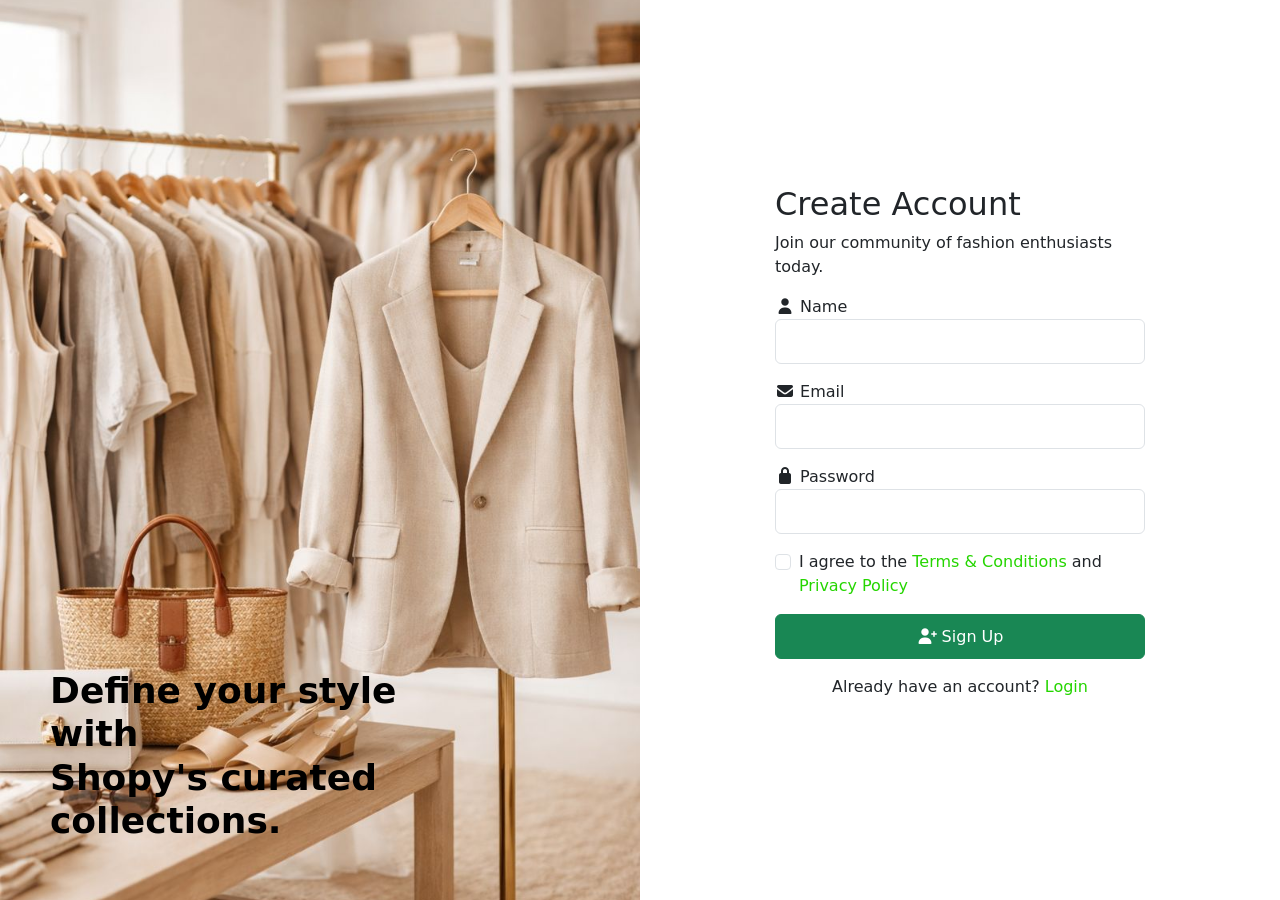
<file: شغل الشباب/Sin up_project/sign in.html>
<!doctype html>
<html lang="en">
  <head>
    <meta charset="UTF-8" />
    <meta name="viewport" content="width=device-width, initial-scale=1.0" />
    <title>Shopy | Create Account</title>
    <link rel="stylesheet" href="css/bootstrap-5.3.8-dist/css/bootstrap.css" />
    <link rel="stylesheet" href="css/fontawesome/all.css" />
    <link rel="stylesheet" href="css/style.css" />
  </head>
  <body>
    <div class="container-fluid min-vh-100">
      <div class="row min-vh-100">
        <!-- ================= IMAGE SIDE (DESKTOP) ================= -->
        <div class="col-lg-6 d-none d-lg-block left-side position-relative">
          <div class="overlay">
            <h1>Define your style with<br />Shopy's curated collections.</h1>
          </div>
        </div>
        <!-- ================= FORM SIDE ================= -->
        <div class="col-lg-6 col-12 p-0">
          <!-- ========= MOBILE FULL BACKGROUND ========= -->
          <div
            class="d-lg-none mobile-bg d-flex justify-content-center align-items-center px-3"
          >
            <div class="mobile-form">
              <h4 class="text-center mb-3">
                <i class="fa-solid fa-bag-shopping text-success"></i> Hedomi
              </h4>
              <h5 class="text-center">Create Account</h5>
              <p class="text-center small">Join our fashion community</p>
              <form>
                <div class="mb-3 input-group">
                  <span class="input-group-text"
                    ><i class="fa fa-user"></i
                  ></span>
                  <input
                    type="text"
                    class="form-control"
                    placeholder="name"
                    required
                  />
                </div>
                <div class="mb-3 input-group">
                  <span class="input-group-text"
                    ><i class="fa fa-envelope"></i
                  ></span>
                  <input
                    type="email"
                    class="form-control"
                    placeholder="Email address"
                    required
                  />
                </div>
                <div class="mb-3 input-group">
                  <span class="input-group-text"
                    ><i class="fa fa-lock"></i
                  ></span>
                  <input
                    type="password"
                    class="form-control"
                    placeholder="Password"
                    required
                  />
                </div>
                <div class="form-check mb-3">
                  <input class="form-check-input" type="checkbox" required />
                  <label class="form-check-label small">
                    I agree to the <span>Terms</span> & <span>Privacy</span>
                  </label>
                </div>
                <button class="btn btn-success w-100">
                  <i class="fa fa-user-plus"></i> Sign Up
                </button>
                <p class="text-center mt-3 small">
                  Already have an account? <a href="#">Login</a>
                </p>
              </form>
            </div>
          </div>
          <!-- ========= DESKTOP CENTERED FORM ========= -->
          <div
            class="d-none d-lg-flex min-vh-100 justify-content-center align-items-center"
          >
            <div class="form-box">
              <h2>Create Account</h2>
              <p>Join our community of fashion enthusiasts today.</p>
              <form>
                <div class="mb-3">
                  <label><i class="fa fa-user"></i> Name</label>
                  <input type="text" class="form-control" required />
                </div>
                <div class="mb-3">
                  <label><i class="fa fa-envelope"></i> Email</label>
                  <input type="email" class="form-control" required />
                </div>
                <div class="mb-3">
                  <label><i class="fa fa-lock"></i> Password</label>
                  <input type="password" class="form-control" required />
                </div>
                <div class="form-check mb-3">
                  <input class="form-check-input" type="checkbox" required />
                  <label class="form-check-label">
                    I agree to the <span>Terms & Conditions</span> and
                    <span>Privacy Policy</span>
                  </label>
                </div>
                <button class="btn btn-success w-100">
                  <i class="fa fa-user-plus"></i> Sign Up
                </button>
                <p class="text-center mt-3">
                  Already have an account? <a href="#">Login</a>
                </p>
              </form>
            </div>
          </div>
        </div>
      </div>
    </div>
  </body>
</html>
</file>
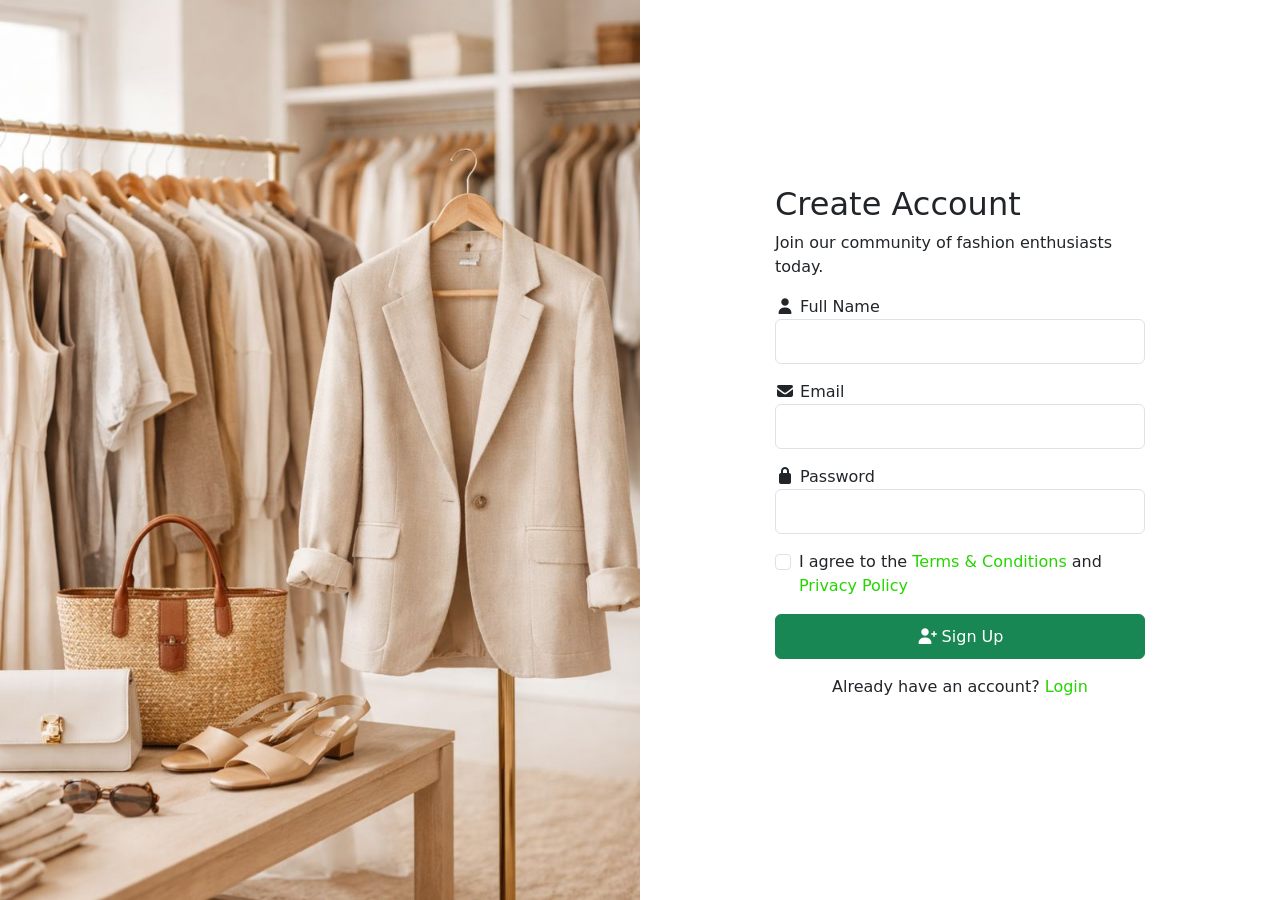
<file: Shopy-main/new/card bage_project/sign_in.html>
<!doctype html>
<html lang="en">
  <head>
    <meta charset="UTF-8" />
    <meta name="viewport" content="width=device-width, initial-scale=1.0" />
    <title>Shopy | Create Account</title>
    <link rel="stylesheet" href="css/bootstrap-5.3.8-dist/css/bootstrap.css" />
    <link rel="stylesheet" href="css/fontawesome/all.css" />
    <link rel="stylesheet" href="css/style.css" />
  </head>
  <body>
    <div class="container-fluid min-vh-100">
      <div class="row min-vh-100">
        <!-- ================= IMAGE SIDE (DESKTOP) ================= -->
        <div class="col-lg-6 d-none d-lg-block left-side position-relative">
          <div class="overlay">
           </div>
        </div>
        <!-- ================= FORM SIDE ================= -->
        <div class="col-lg-6 col-12 p-0">
          <!-- ========= MOBILE FULL BACKGROUND ========= -->
          <div
            class="d-lg-none mobile-bg d-flex justify-content-center align-items-center px-3"
          >
            <div class="mobile-form">
              <h4 class="text-center mb-3">
                <i class="fa-solid fa-bag-shopping text-success"></i> Shopy
              </h4>
              <h5 class="text-center">Create Account</h5>
              <p class="text-center small">Join our fashion community</p>
              <form>
                <div class="mb-3 input-group">
                  <span class="input-group-text"
                    ><i class="fa fa-user"></i
                  ></span>
                  <input
                    type="text"
                    class="form-control"
                    placeholder="Full name"
                    required
                  />
                </div>
                <div class="mb-3 input-group">
                  <span class="input-group-text"
                    ><i class="fa fa-envelope"></i
                  ></span>
                  <input
                    type="email"
                    class="form-control"
                    placeholder="Email address"
                    required
                  />
                </div>
                <div class="mb-3 input-group">
                  <span class="input-group-text"
                    ><i class="fa fa-lock"></i
                  ></span>
                  <input
                    type="password"
                    class="form-control"
                    placeholder="Password"
                    required
                  />
                </div>
                <div class="form-check mb-3">
                  <input class="form-check-input" type="checkbox" required />
                  <label class="form-check-label small">
                    I agree to the <span>Terms</span> & <span>Privacy</span>
                  </label>
                </div>
                <button class="btn btn-success w-100">
                  <i class="fa fa-user-plus"></i> Sign Up
                </button>
                <p class="text-center mt-3 small">
                  Already have an account? <a href="#">Login</a>
                </p>
              </form>
            </div>
          </div>
          <!-- ========= DESKTOP CENTERED FORM ========= -->
          <div
            class="d-none d-lg-flex min-vh-100 justify-content-center align-items-center"
          >
            <div class="form-box">
              <h2>Create Account</h2>
              <p>Join our community of fashion enthusiasts today.</p>
              <form>
                <div class="mb-3">
                  <label><i class="fa fa-user"></i> Full Name</label>
                  <input type="text" class="form-control" required />
                </div>
                <div class="mb-3">
                  <label><i class="fa fa-envelope"></i> Email</label>
                  <input type="email" class="form-control" required />
                </div>
                <div class="mb-3">
                  <label><i class="fa fa-lock"></i> Password</label>
                  <input type="password" class="form-control" required />
                </div>
                <div class="form-check mb-3">
                  <input class="form-check-input" type="checkbox" required />
                  <label class="form-check-label">
                    I agree to the <span>Terms & Conditions</span> and
                    <span>Privacy Policy</span>
                  </label>
                </div>
                <button class="btn btn-success w-100">
                  <i class="fa fa-user-plus"></i> Sign Up
                </button>
                <p class="text-center mt-3">
                  Already have an account? <a href="#">Login</a>
                </p>
              </form>
            </div>
          </div>
        </div>
      </div>
    </div>
  </body>
</html>
</file>
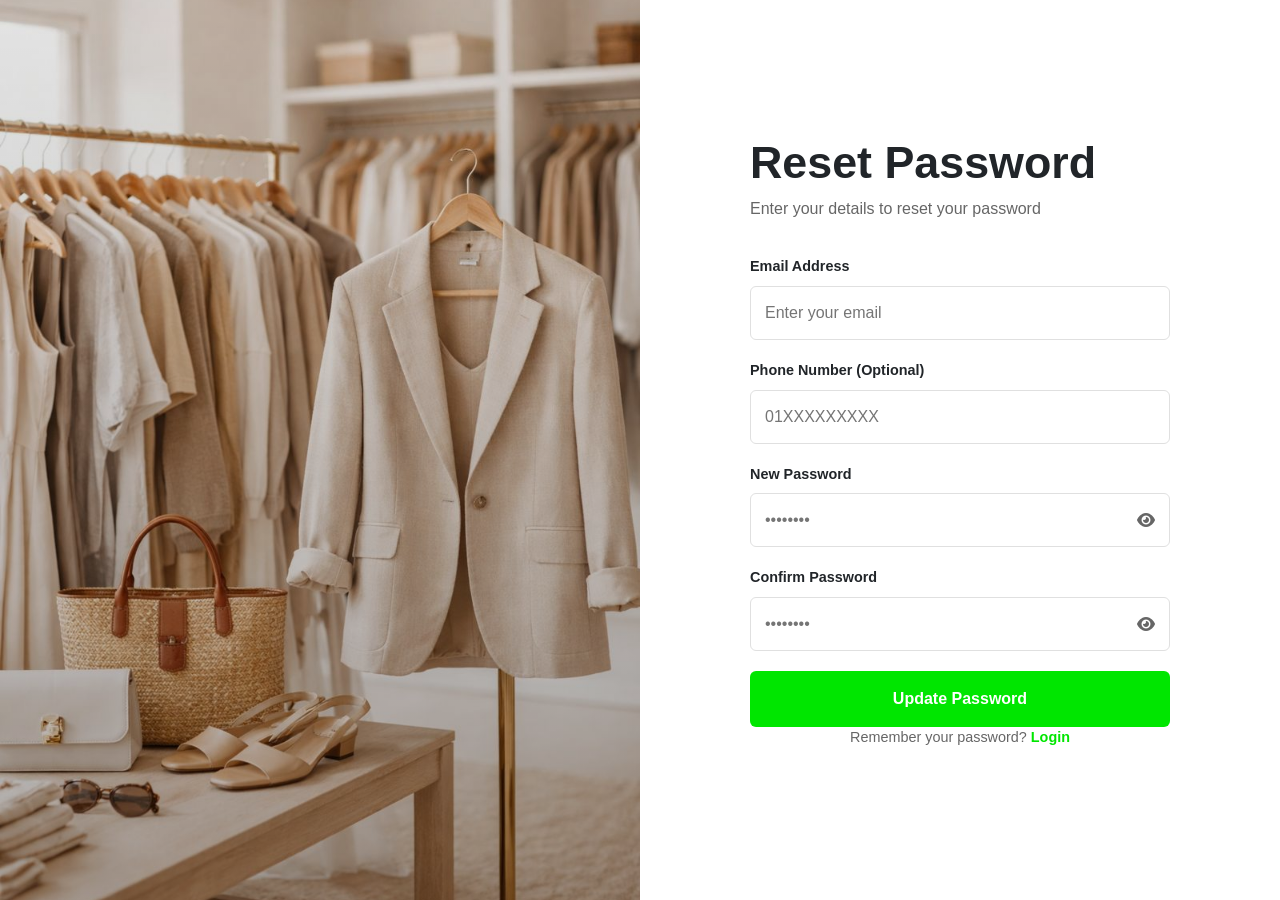
<file: Shopy-main/new/log in_project/forgot-password.html>
<!doctype html>
<html lang="en">
  <head>
    <meta charset="UTF-8" />
    <meta name="viewport" content="width=device-width, initial-scale=1.0" />
    <!-- CSS -->
    <link rel="stylesheet" href="css/bootstrap-5.3.8-dist/css/bootstrap.css" />
    <link rel="stylesheet" href="css/fontawesome/all.css" />
    <link rel="stylesheet" href="css/style.css" />
    <title>Forgot Password</title>
  </head>
  <body>
    <div class="Forgot-wrapper">
        <div class="side-image">
      </div>
      <div class="side-form">
        <div class="form-content">
          <header>
            
            <h1>Reset Password</h1>
            <p class="subtitle">Enter your details to reset your password</p>
          </header>
          <form id="resetForm">
            <!-- Email -->
            <div class="input-field">
              <label>Email Address</label>
              <input
                type="email"
                id="email"
                placeholder="Enter your email"
                required
              />
            </div>
            <!-- Phone -->
            <div class="input-field">
              <label>Phone Number (Optional)</label>
              <input type="tel" id="phone" placeholder="01XXXXXXXXX" />
            </div>
            <!-- New Password -->
            <div class="input-field">
              <label>New Password</label>
              <div class="password-wrapper">
                <input
                  type="password"
                  id="newPassword"
                  placeholder="••••••••"
                  required
                />
                <i class="fa-solid fa-eye eye-icon" id="toggleNewPassword"></i>
              </div>
            </div>
            <div class="input-field">
              <label>Confirm Password</label>
              <div class="password-wrapper">
                <input
                  type="password"
                  id="confirmPassword"
                  placeholder="••••••••"
                  required
                />
                <i
                  class="fa-solid fa-eye eye-icon"
                  id="toggleConfirmPassword"
                ></i>
              </div>
              <!-- Error Message -->
              <small class="error-text" id="passwordError"></small>
            </div>
            <button type="submit" class="btn-login">Update Password</button>
            <p class="footer-text">
              Remember your password?
              <a href="login.html">Login</a>
            </p>
          </form>
        </div>
      </div>
    </div>
    <!-- JS -->
    <script src="forgot-password.js"></script>
  </body>
</html>
</file>
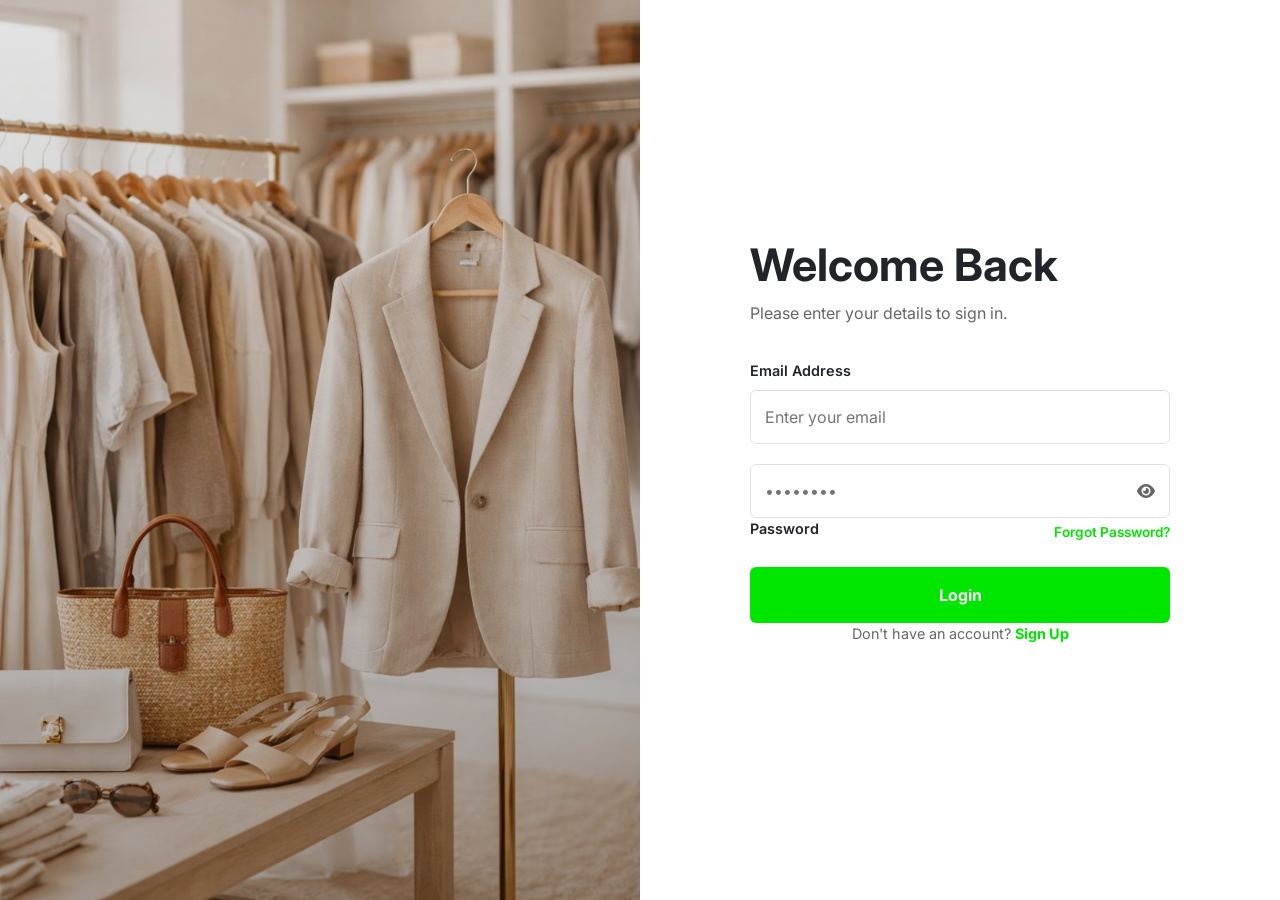
<file: Shopy-main/new/log in_project/login.html>
<!doctype html>
<html lang="en">
  <head>
    <meta charset="UTF-8" />
    <meta name="viewport" content="width=device-width, initial-scale=1.0" />
    <link rel="stylesheet" href="css/bootstrap-5.3.8-dist/css/bootstrap.css" />
    <link rel="stylesheet" href="css/fontawesome/all.css" />
    <link rel="stylesheet" href="css/style.css" />
    <title>Shopy Login</title>
    <link
      href="https://fonts.googleapis.com/css2?family=Inter:wght@300;400;600;700&display=swap"
      rel="stylesheet"
    />
  </head>
  <body>
    <div class="login-wrapper">
      <div class="side-image">
      </div>
      <div class="side-form">
        <div class="form-content">
          <header>
            <h1>Welcome Back</h1>
            <p class="subtitle">Please enter your details to sign in.</p>
          </header>
          <form id="loginForm">
            <div class="input-field">
              <label>Email Address</label>
              <input
                type="email"
                id="email"
                placeholder="Enter your email"
                required
              />
            </div>
            <div class="input-field">
              <div class="password-wrapper">
                <input type="password" id="password" placeholder="••••••••" />
                <i class="fa-solid fa-eye eye-icon" id="togglePassword"></i>
              </div>
              <div class="label-row">
                <label>Password</label>
                <a href="forgot-password.html" class="forgot-link"
                  >Forgot Password?</a
                >
              </div>
            </div>
            <button type="submit" class="btn-login">Login</button>
            <!-- Sign Up Link -->
          </form>
                 <p class="footer-text">
              Don't have an account?
              <a href="../card bage_project/sign_in.html">Sign Up</a>
            </p>
        </div>
      </div>
    </div>
    <script src="login.js"></script>
  </body>
</html>
</file>
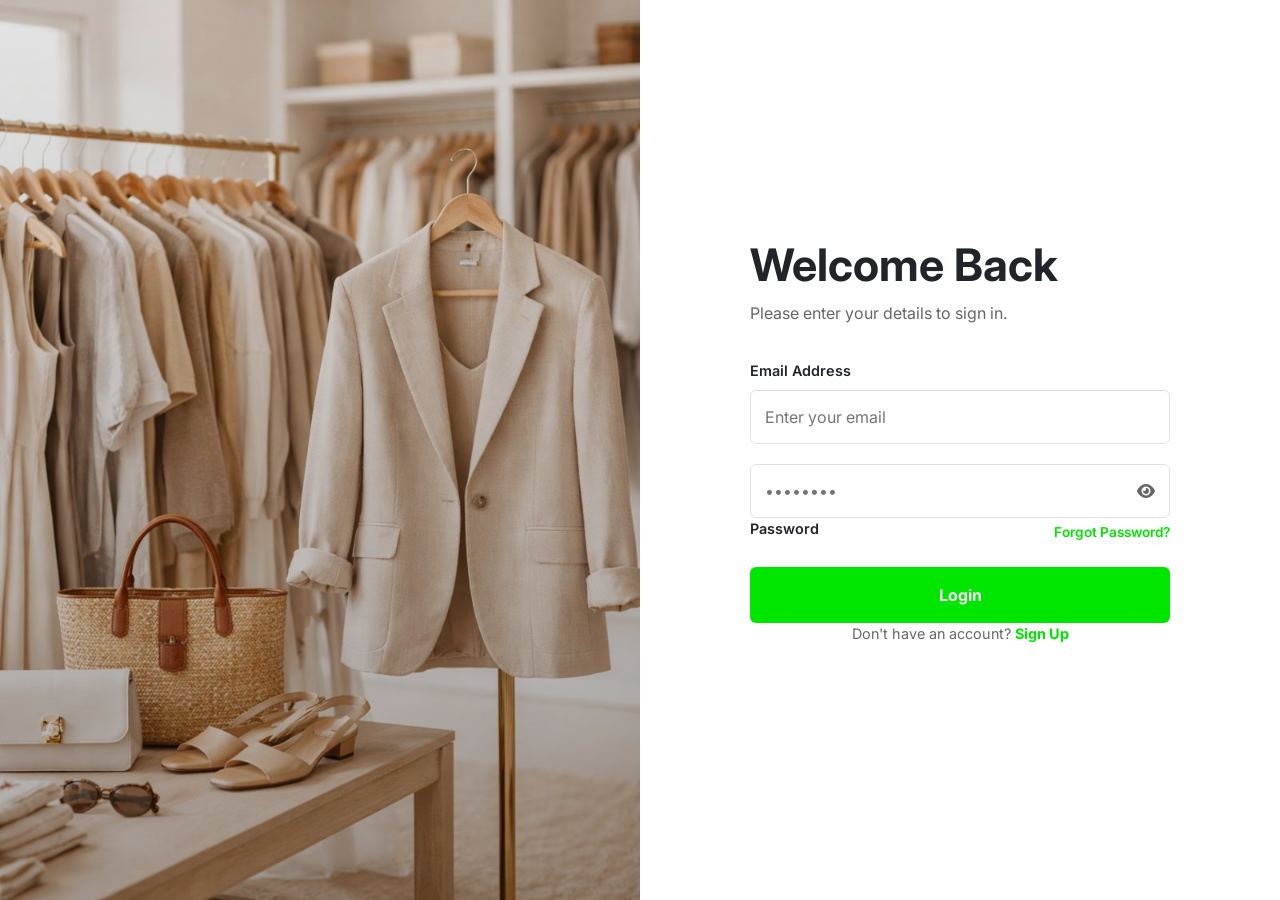
<file: شغل الشباب/new/log in_project/login.html>
<!doctype html>
<html lang="en">
  <head>
    <meta charset="UTF-8" />
    <meta name="viewport" content="width=device-width, initial-scale=1.0" />
    <link rel="stylesheet" href="css/bootstrap-5.3.8-dist/css/bootstrap.css" />
    <link rel="stylesheet" href="css/fontawesome/all.css" />
    <link rel="stylesheet" href="css/style.css" />
    <title>Shopy Login</title>
    <link
      href="https://fonts.googleapis.com/css2?family=Inter:wght@300;400;600;700&display=swap"
      rel="stylesheet"
    />
  </head>
  <body>
    <div class="login-wrapper">
      <div class="side-image">
      </div>
      <div class="side-form">
        <div class="form-content">
          <header>
            <h1>Welcome Back</h1>
            <p class="subtitle">Please enter your details to sign in.</p>
          </header>
          <form id="loginForm">
            <div class="input-field">
              <label>Email Address</label>
              <input
                type="email"
                id="email"
                placeholder="Enter your email"
                required
              />
            </div>
            <div class="input-field">
              <div class="password-wrapper">
                <input type="password" id="password" placeholder="••••••••" />
                <i class="fa-solid fa-eye eye-icon" id="togglePassword"></i>
              </div>
              <div class="label-row">
                <label>Password</label>
                <a href="forgot-password.html" class="forgot-link"
                  >Forgot Password?</a
                >
              </div>
            </div>
            <button type="submit" class="btn-login">Login</button>
            <!-- Sign Up Link -->
            <p class="footer-text">
              Don't have an account?
              <a href="sign in.html">Sign Up</a>
            </p>
          </form>
        </div>
      </div>
    </div>
    <script src="login.js"></script>
  </body>
</html>
</file>
<file: شغل الشباب/Sin up_project/css/style.css>
/* RESET */
* {
  margin: 0;
  padding: 0;
  box-sizing: border-box;
}

/* ============ DESKTOP IMAGE SIDE ============ */
.left-side {
  background: url("../Image.png") center / cover no-repeat;
  min-height: 100vh;
}

/* Overlay text on desktop */
.overlay {
  position: absolute;
  bottom: 50px;
  left: 50px;
  color: black;
  max-width: 400px;
}

.overlay h1 {
  font-size: 36px;
  font-weight: bold;
}

/* ============ FORM BOX DESKTOP ============ */
.form-box {
  width: 100%;
  max-width: 450px;
  padding: 40px;
}

/* ============ MOBILE FULL BACKGROUND ============ */
.mobile-bg {
  background: url("../Image.png") center / cover no-repeat;
  min-height: 100dvh;
}

/* Mobile Form Card */
.mobile-form {
  width: 100%;
  max-width: 420px;
  background: rgba(255, 255, 255, 0.85);
  padding: 25px;
  border-radius: 16px;
  box-shadow: 0 0 15px rgba(0,0,0,.25);
}

/* Inputs */
input.form-control {
  height: 45px;
}

/* Button */
button.btn {
  height: 45px;
}

/* Links */
a,
.form-check-label span {
  color: #25d500;
  text-decoration: none;
  cursor: pointer;
}
</file>
<file: Shopy-main/new/card bage_project/css/style.css>
/* RESET */
* {
  margin: 0;
  padding: 0;
  box-sizing: border-box;
}

/* ============ DESKTOP IMAGE SIDE ============ */
.left-side {
  background: url("../Image.png") center / cover no-repeat;
  min-height: 100vh;
}

/* Overlay text on desktop */
.overlay {
  position: absolute;
  bottom: 50px;
  left: 50px;
  color: black;
  max-width: 400px;
}

/* ============ FORM BOX DESKTOP ============ */
.form-box {
  width: 100%;
  max-width: 450px;
  padding: 40px;
}

/* ============ MOBILE FULL BACKGROUND ============ */
.mobile-bg {
  background: url("../Image.png") center / cover no-repeat;
  min-height: 100dvh;
}

/* Mobile Form Card */
.mobile-form {
  width: 100%;
  max-width: 420px;
  background: rgba(255, 255, 255, 0.85);
  padding: 25px;
  border-radius: 16px;
  box-shadow: 0 0 15px rgba(0,0,0,.25);
}

/* Inputs */
input.form-control {
  height: 45px;
}

/* Button */
button.btn {
  height: 45px;
}

/* Links */
a,
.form-check-label span {
  color: #25d500;
  text-decoration: none;
  cursor: pointer;
}
</file>
<file: Shopy-main/new/log in_project/css/style.css>
:root {
    --primary-green: #00e600;
    --text-dark: #111;
    --text-gray: #666;
    --border-color: #e0e0e0;
}

* {
    margin: 0;
    padding: 0;
    box-sizing: border-box;
    font-family: 'Inter', sans-serif;
}

body {
    background-color: #fff;
    overflow: auto;
}

/* =========================
   Layout
========================= */

.login-wrapper,
.Forgot-wrapper {
    display: flex;
    min-height: 100vh;
}

.side-image {
    width: 50%;
    background: linear-gradient(rgba(0, 0, 0, 0.1), rgba(0, 0, 0, 0.3)),
        url('../Image.png');
    background-size: cover;
    background-position: center;
    position: relative;
    padding: 40px;
    display: flex;
    flex-direction: column;
    justify-content: space-between;
}

.brand-overlay {
    color: white;
    font-weight: bold;
    font-size: 1.5rem;
}

.quote-container {
    color: white;
    max-width: 400px;
    font-style: italic;
    font-weight: 300;
    line-height: 1.5;
    margin-bottom: 20px;
}

.side-form {
    width: 50%;
    display: flex;
    justify-content: center;
    align-items: center;
    padding: 40px;
}

.form-content {
    width: 100%;
    max-width: 420px;
}

/* =========================
   Header
========================= */

.logo-area {
    display: flex;
    align-items: center;
    gap: 8px;
    margin-bottom: 40px;
}

.square {
    width: 14px;
    height: 14px;
    background: var(--primary-green);
    border-radius: 2px;
}

.brand-name {
    font-weight: 800;
    font-size: 1.4rem;
}

h1 {
    font-size: 2.8rem;
    font-weight: 700;
    margin-bottom: 8px;
}

.subtitle {
    color: var(--text-gray);
    margin-bottom: 35px;
}

/* =========================
   Form
========================= */

.input-field {
    margin-bottom: 20px;
}

.label-row {
    display: flex;
    justify-content: space-between;
    align-items: center;
}

label {
    display: block;
    font-weight: 600;
    font-size: 0.9rem;
    margin-bottom: 8px;
}

input[type="email"],
input[type="password"],
input[type="text"],
input[type="tel"] {
    width: 100%;
    padding: 14px;
    border: 1px solid var(--border-color);
    border-radius: 6px;
    font-size: 1rem;
    outline: none;
}

input:focus {
    border-color: var(--primary-green);
}

/* =========================
   Password Eye
========================= */

.password-wrapper {
    position: relative;
}

.eye-icon {
    position: absolute;
    right: 14px;
    top: 50%;
    transform: translateY(-50%);
    cursor: pointer;
    color: #666;
    font-size: 16px;
}

.eye-icon:hover {
    color: #000;
}

/* =========================
   Links & Buttons
========================= */

.forgot-link {
    color: var(--primary-green);
    text-decoration: none;
    font-size: 0.85rem;
    font-weight: 600;
}

.btn-login {
    width: 100%;
    background: var(--primary-green);
    color: white;
    border: none;
    padding: 16px;
    border-radius: 6px;
    font-weight: 700;
    font-size: 1rem;
    cursor: pointer;
    transition: 0.3s ease;
}

.btn-login:hover {
    background: #00cc00;
}

/* =========================
   Divider
========================= */

.divider {
    text-align: center;
    margin: 30px 0;
    position: relative;
}

.divider::before {
    content: "";
    position: absolute;
    width: 100%;
    height: 1px;
    background: #eee;
    left: 0;
    top: 50%;
    z-index: 1;
}

.divider span {
    background: white;
    padding: 0 15px;
    position: relative;
    z-index: 2;
    color: #999;
    font-size: 0.75rem;
    letter-spacing: 1px;
}

/* =========================
   Social Buttons
========================= */

.social-grid {
    display: flex;
    gap: 15px;
    margin-bottom: 30px;
}

.btn-social {
    flex: 1;
    padding: 12px;
    border: 1px solid var(--border-color);
    background: white;
    border-radius: 6px;
    font-weight: 600;
    cursor: pointer;
    transition: 0.2s;
}

.btn-social:hover {
    background: #f9f9f9;
}

/* =========================
   Footer
========================= */

.footer-text {
    text-align: center;
    font-size: 0.9rem;
    color: var(--text-gray);
}

.footer-text a {
    color: var(--primary-green);
    text-decoration: none;
    font-weight: 700;
}
/* =========================
Passwords do not match
=========================*/

.error-text {
  color: #e63946;
  font-size: 0.8rem;
  margin-top: 6px;
  display: none;
}


/* =========================
   Responsive
========================= */

@media (max-width: 850px) {
    .side-image {
        display: none;
    }

    .side-form {
        width: 100%;
    }
}
</file>
<file: شغل الشباب/new/log in_project/css/style.css>
:root {
    --primary-green: #00e600;
    --text-dark: #111;
    --text-gray: #666;
    --border-color: #e0e0e0;
}

* {
    margin: 0;
    padding: 0;
    box-sizing: border-box;
    font-family: 'Inter', sans-serif;
}

body {
    background-color: #fff;
    overflow: auto;
}

/* =========================
   Layout
========================= */

.login-wrapper,
.Forgot-wrapper {
    display: flex;
    min-height: 100vh;
}

.side-image {
    width: 50%;
    background: linear-gradient(rgba(0, 0, 0, 0.1), rgba(0, 0, 0, 0.3)),
        url('../Image.png');
    background-size: cover;
    background-position: center;
    position: relative;
    padding: 40px;
    display: flex;
    flex-direction: column;
    justify-content: space-between;
}

.brand-overlay {
    color: white;
    font-weight: bold;
    font-size: 1.5rem;
}

.quote-container {
    color: white;
    max-width: 400px;
    font-style: italic;
    font-weight: 300;
    line-height: 1.5;
    margin-bottom: 20px;
}

.side-form {
    width: 50%;
    display: flex;
    justify-content: center;
    align-items: center;
    padding: 40px;
}

.form-content {
    width: 100%;
    max-width: 420px;
}

/* =========================
   Header
========================= */

.logo-area {
    display: flex;
    align-items: center;
    gap: 8px;
    margin-bottom: 40px;
}

.square {
    width: 14px;
    height: 14px;
    background: var(--primary-green);
    border-radius: 2px;
}

.brand-name {
    font-weight: 800;
    font-size: 1.4rem;
}

h1 {
    font-size: 2.8rem;
    font-weight: 700;
    margin-bottom: 8px;
}

.subtitle {
    color: var(--text-gray);
    margin-bottom: 35px;
}

/* =========================
   Form
========================= */

.input-field {
    margin-bottom: 20px;
}

.label-row {
    display: flex;
    justify-content: space-between;
    align-items: center;
}

label {
    display: block;
    font-weight: 600;
    font-size: 0.9rem;
    margin-bottom: 8px;
}

input[type="email"],
input[type="password"],
input[type="text"],
input[type="tel"] {
    width: 100%;
    padding: 14px;
    border: 1px solid var(--border-color);
    border-radius: 6px;
    font-size: 1rem;
    outline: none;
}

input:focus {
    border-color: var(--primary-green);
}

/* =========================
   Password Eye
========================= */

.password-wrapper {
    position: relative;
}

.eye-icon {
    position: absolute;
    right: 14px;
    top: 50%;
    transform: translateY(-50%);
    cursor: pointer;
    color: #666;
    font-size: 16px;
}

.eye-icon:hover {
    color: #000;
}

/* =========================
   Links & Buttons
========================= */

.forgot-link {
    color: var(--primary-green);
    text-decoration: none;
    font-size: 0.85rem;
    font-weight: 600;
}

.btn-login {
    width: 100%;
    background: var(--primary-green);
    color: white;
    border: none;
    padding: 16px;
    border-radius: 6px;
    font-weight: 700;
    font-size: 1rem;
    cursor: pointer;
    transition: 0.3s ease;
}

.btn-login:hover {
    background: #00cc00;
}

/* =========================
   Divider
========================= */

.divider {
    text-align: center;
    margin: 30px 0;
    position: relative;
}

.divider::before {
    content: "";
    position: absolute;
    width: 100%;
    height: 1px;
    background: #eee;
    left: 0;
    top: 50%;
    z-index: 1;
}

.divider span {
    background: white;
    padding: 0 15px;
    position: relative;
    z-index: 2;
    color: #999;
    font-size: 0.75rem;
    letter-spacing: 1px;
}

/* =========================
   Social Buttons
========================= */

.social-grid {
    display: flex;
    gap: 15px;
    margin-bottom: 30px;
}

.btn-social {
    flex: 1;
    padding: 12px;
    border: 1px solid var(--border-color);
    background: white;
    border-radius: 6px;
    font-weight: 600;
    cursor: pointer;
    transition: 0.2s;
}

.btn-social:hover {
    background: #f9f9f9;
}

/* =========================
   Footer
========================= */

.footer-text {
    text-align: center;
    font-size: 0.9rem;
    color: var(--text-gray);
}

.footer-text a {
    color: var(--primary-green);
    text-decoration: none;
    font-weight: 700;
}
/* =========================
Passwords do not match
=========================*/

.error-text {
  color: #e63946;
  font-size: 0.8rem;
  margin-top: 6px;
  display: none;
}


/* =========================
   Responsive
========================= */

@media (max-width: 850px) {
    .side-image {
        display: none;
    }

    .side-form {
        width: 100%;
    }
}
</file>
